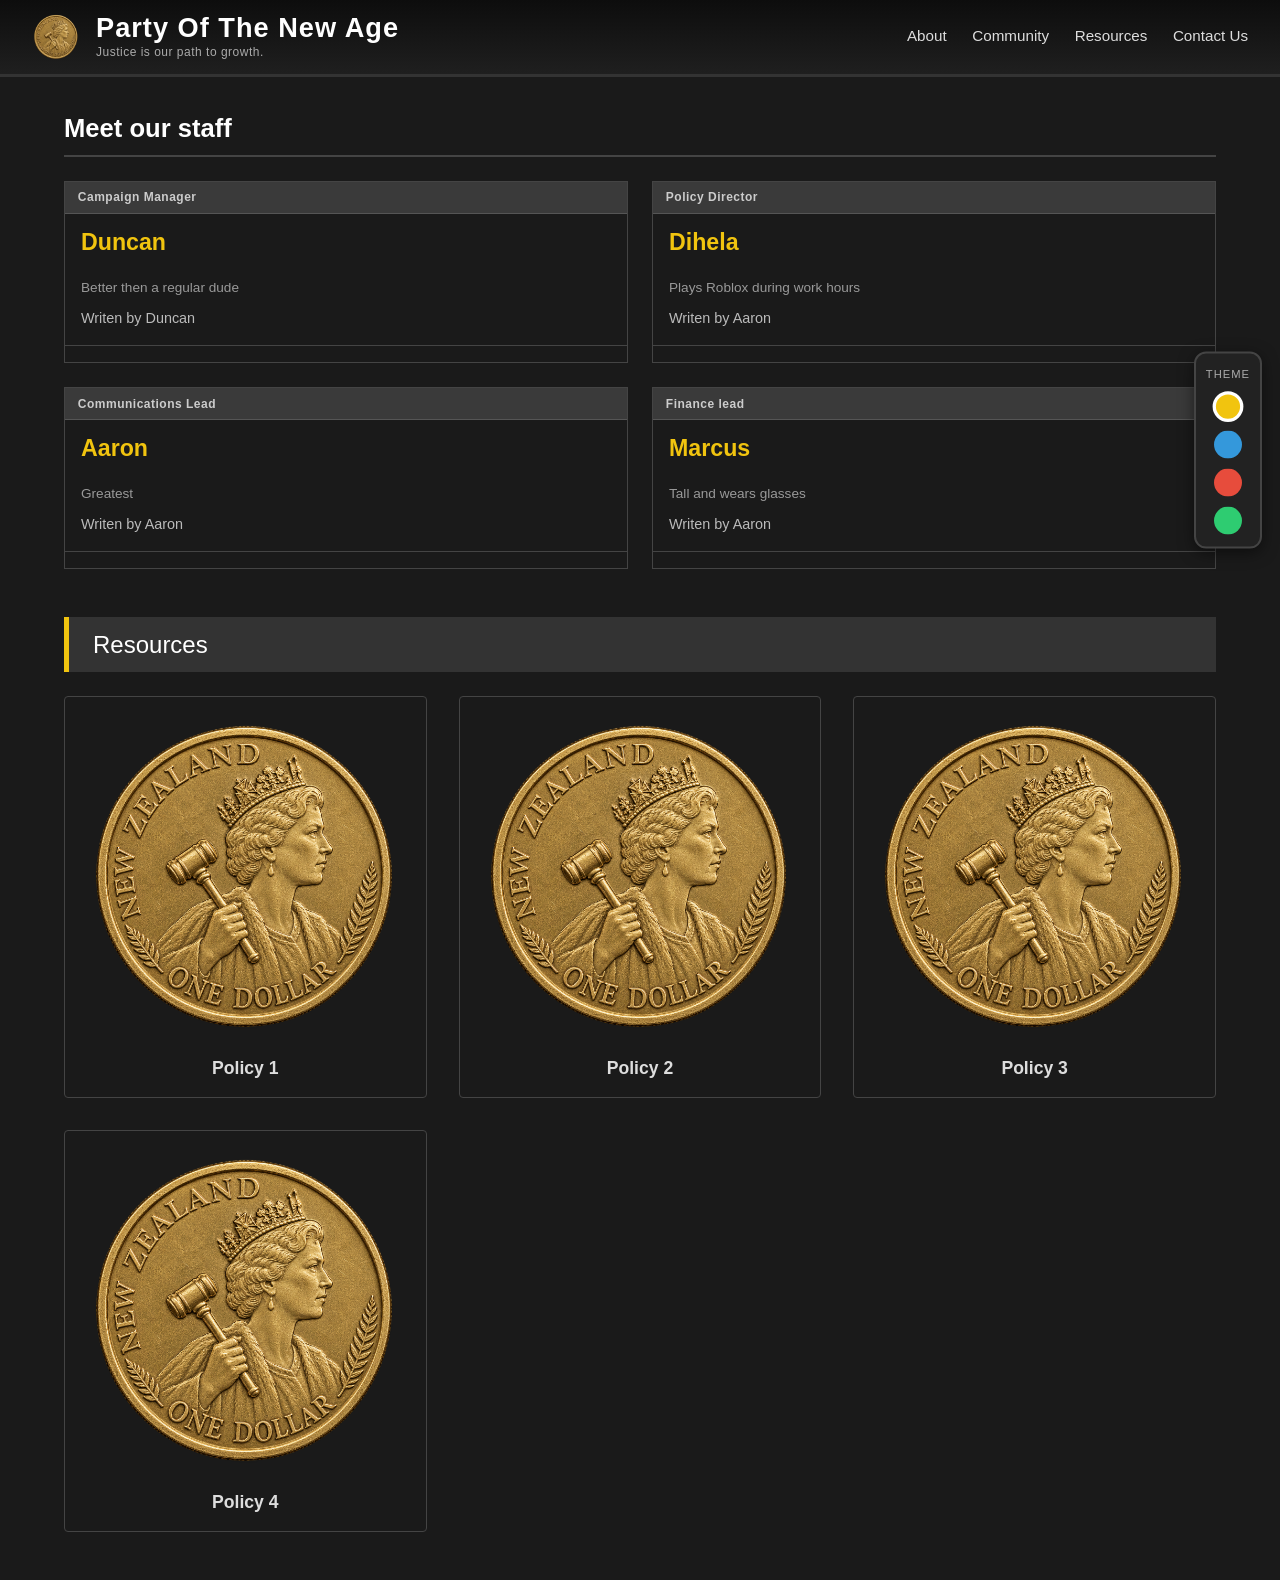
<file: index.html>
<!DOCTYPE html>
<head>
    <meta charset="UTF-8">
    <meta name="viewport" content="width=device-width, initial-scale=1.0">
    <link rel="stylesheet" href="style.css">
    <title>Party Of The New Age</title>
</head>

<body class="theme-yellow">

    <!-- Theme Switcher (fixed on the right) -->
    <div class="theme-switcher">
        <p>Theme</p>
        <button class="theme-btn active" data-theme="yellow" style="background:#f1c40f;" title="Yellow"></button>
        <button class="theme-btn" data-theme="blue" style="background:#3498db;" title="Blue"></button>
        <button class="theme-btn" data-theme="red" style="background:#e74c3c;" title="Red"></button>
        <button class="theme-btn" data-theme="green" style="background:#2ecc71;" title="Green"></button>
    </div>

    <!-- Top Header -->
    <header class="top-header">
        <div class="logo-area">
            <img src="images/Logo.png" alt="Nerdify Logo" class="logo-img">
            <div class="logo-text">
                <h1>Party Of The New Age</h1>
                <p>Justice is our path to growth.
            </div>
        </div>

        <nav class="main-nav">
            <a href="goober.html">About</a>
            <a href="goober.html">Community</a>
            <a href="goober.html">Resources</a>
            <a href="goober.html">Contact Us</a>
        </nav>
    </header>


    <!-- Features Section -->
    <section class="features">
        <div class="section-header">
            <h2>Meet our staff</h2>
            <span class="info"</span>
        </div>

        <div class="feature-grid">

            <!-- Feature Card 1 -->
            <a href="feature1.html" class="feature-card-link">
                <div class="feature-card">
                    <div class="feature-label">Campaign Manager</div>
                    <h3 class="feature-title">Duncan</h3>
                    <p class="feature-author">Better then a regular dude</p>
                    <p class="feature-desc">Writen by Duncan</p>
                    <div class="feature-footer"></div>
                </div>
            </a>
                        <a href="feature1.html" class="feature-card-link">
                <div class="feature-card">
                    <div class="feature-label">Policy Director</div>
                    <h3 class="feature-title">Dihela</h3>
                    <p class="feature-author">Plays Roblox during work hours</p>
                    <p class="feature-desc">Writen by Aaron</p>
                    <div class="feature-footer"></div>
                </div>
            </a>
                <div class="feature-card">
                    <div class="feature-label">Communications Lead</div>
                    <h3 class="feature-title">Aaron</h3>
                    <p class="feature-author">Greatest</p>
                    <p class="feature-desc">Writen by Aaron</p>
                    <div class="feature-footer"></div>
                </div>
            </a>
                        </a>
                <div class="feature-card">
                    <div class="feature-label">Finance lead</div>
                    <h3 class="feature-title">Marcus</h3>
                    <p class="feature-author">Tall and wears glasses</p>
                    <p class="feature-desc">Writen by Aaron</p>
                    <div class="feature-footer"></div>
                </div>
            </a>

        </div>
    </section>

    <!-- Resources Section -->
    <section class="topic">
        <div class="topic-title">
            <h1>Resources</h1>
        </div>
        <div class="topic-content">

            <a href="feature1.html" class="topic-card-link">
                <div class="topic-card">
                    <img src="images/Logo.png" alt="Resource 1">
                    <h2 class="topic-card-text">Policy 1</h2>
                </div>
            </a>

            <a href="feature2.html" class="topic-card-link">
                <div class="topic-card">
                    <img src="images/Logo.png" alt="Resource 2">
                    <h2 class="topic-card-text">Policy 2</h2>
                </div>
            </a>

            <a href="feature3.html" class="topic-card-link">
                <div class="topic-card">
                    <img src="images/Logo.png" alt="Nerdify Vault">
                    <h2 class="topic-card-text">Policy 3</h2>
                </div>
            </a>
                 <a href="feature4.html" class="topic-card-link">
                <div class="topic-card">
                    <img src="images/Logo.png" alt="Nerdify Vault">
                    <h2 class="topic-card-text">Policy 4</h2>
                </div>
            </a>

        </div>
    </section>

   
    

</body>
</html>
</file>
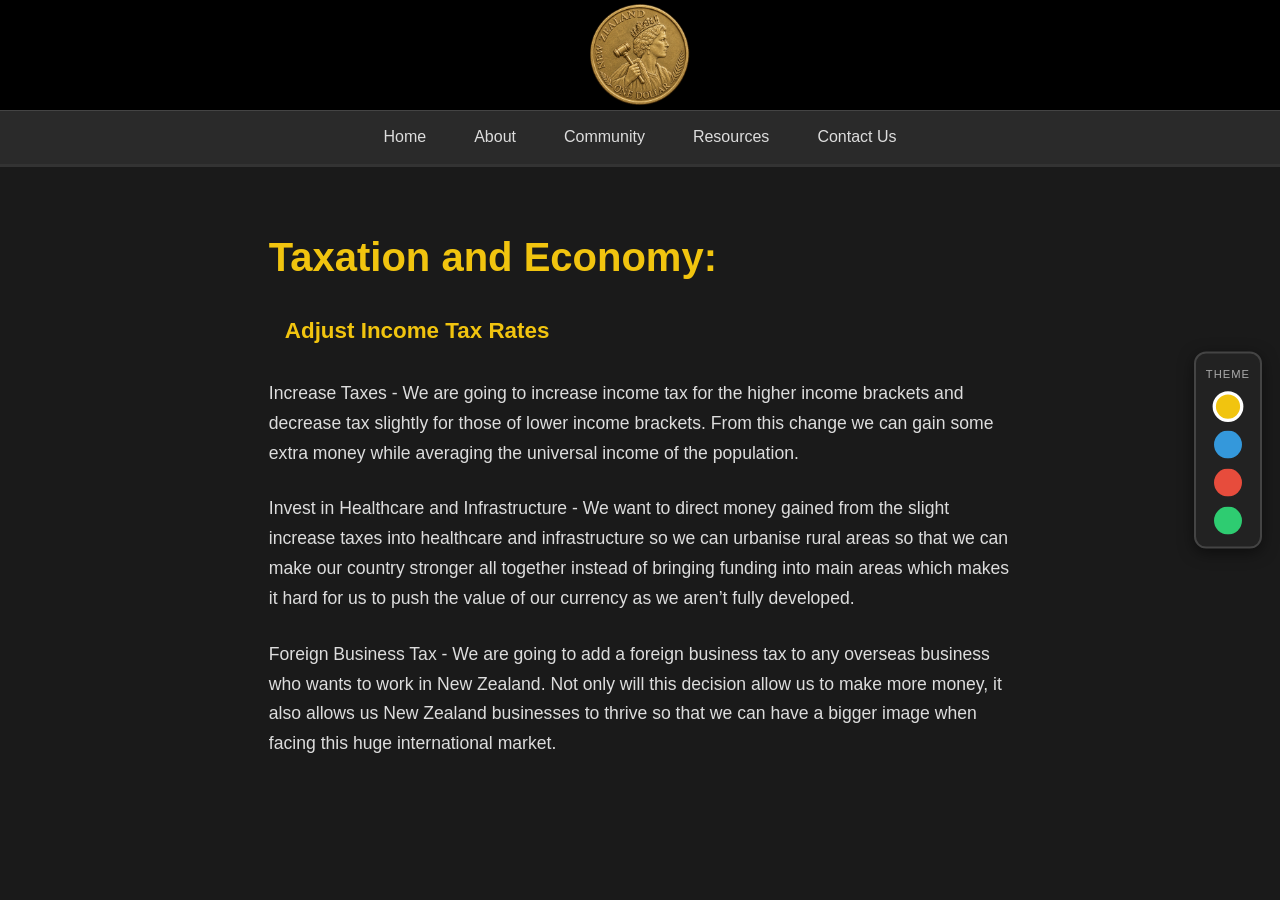
<file: feature1.html>
<!DOCTYPE html>
<html lang="en">
<head>
    <meta charset="UTF-8">
    <meta name="viewport" content="width=device-width, initial-scale=1.0">
    <link rel="stylesheet" href="style.css">
    <title>Party Of The New Age</title>
</head>
<body class="theme-yellow">

    <!-- Theme Switcher -->
    <div class="theme-switcher">
        <p>Theme</p>
        <button class="theme-btn active" data-theme="yellow" style="background:#f1c40f;" title="Yellow"></button>
        <button class="theme-btn" data-theme="blue" style="background:#3498db;" title="Blue"></button>
        <button class="theme-btn" data-theme="red" style="background:#e74c3c;" title="Red"></button>
        <button class="theme-btn" data-theme="green" style="background:#2ecc71;" title="Green"></button>
    </div>

    <!-- Header -->
    <header class="page-header">
        <div class="banner-area">
            <img src="images/Logo.png" alt="Nerdify Banner" class="banner-img">
        </div>
        <nav class="page-nav">
            <a href="index.html">Home</a>
            <a href="goober.html">About</a>
            <a href="goober.html">Community</a>
            <a href="goober.html">Resources</a>
            <a href="goober.html">Contact Us</a>
        </nav>
    </header>

    <!-- ========== MAIN CONTENT ========== -->
    <main class="page-content">
        <div class="policy-content">
            <h1 class="page-title">Taxation and Economy:</h1>
            <h2 class="feature-title">Adjust Income Tax Rates</h2>

            <p class="main-text">
                Increase Taxes - We are going to increase income tax for the higher income brackets and decrease tax slightly for those of lower income brackets. From this change we can gain some extra money while averaging the universal income of the population.
            </p>

            <p class="main-text">
                Invest in Healthcare and Infrastructure - We want to direct money gained from the slight increase taxes into healthcare and infrastructure so we can urbanise rural areas so that we can make our country stronger all together instead of bringing funding into main areas which makes it hard for us to push the value of our currency as we aren’t fully developed.
            </p>

            <p class="main-text">
                Foreign Business Tax - We are going to add a foreign business tax to any overseas business who wants to work in New Zealand. Not only will this decision allow us to make more money, it also allows us New Zealand businesses to thrive so that we can have a bigger image when facing this huge international market.
            </p>
        </div>
    </main>

    <!-- Theme script -->
    <script>
        const buttons = document.querySelectorAll('.theme-btn');
        const body = document.body;
        buttons.forEach(btn => {
            btn.addEventListener('click', () => {
                body.classList.remove('theme-yellow', 'theme-blue', 'theme-red', 'theme-green');
                body.classList.add('theme-' + btn.dataset.theme);
                buttons.forEach(b => b.classList.remove('active'));
                btn.classList.add('active');
            });
        });
    </script>
</body>
</html>
</file>
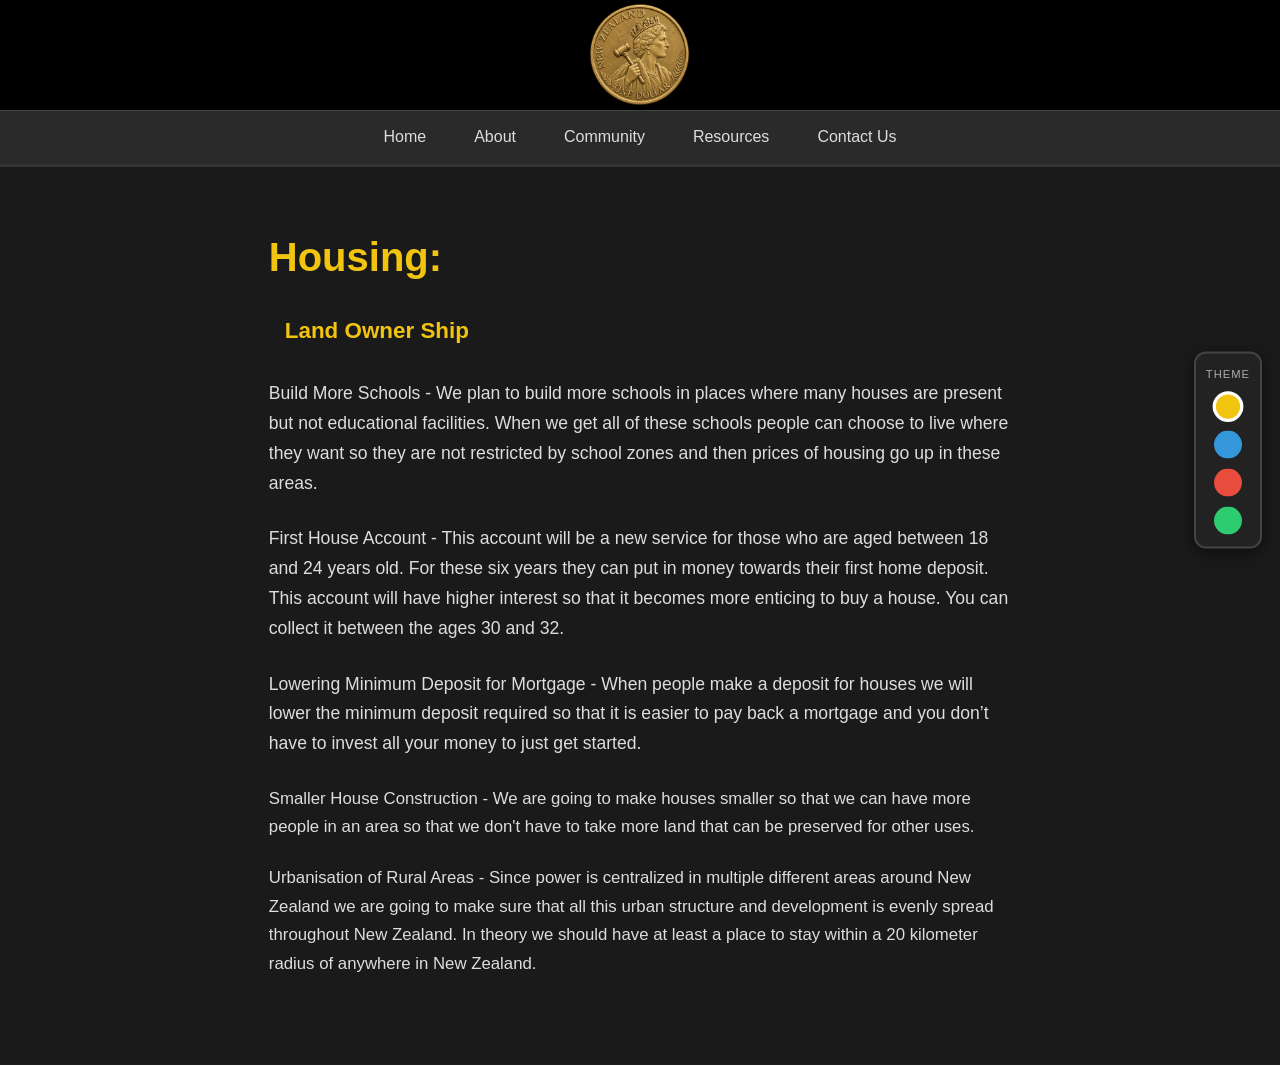
<file: feature2.html>
<!DOCTYPE html>
<html lang="en">
<head>
    <meta charset="UTF-8">
    <meta name="viewport" content="width=device-width, initial-scale=1.0">
    <link rel="stylesheet" href="style.css">
    <title>Party Of The New Age</title>
</head>
<body class="theme-yellow">

    <!-- Theme Switcher -->
    <div class="theme-switcher">
        <p>Theme</p>
        <button class="theme-btn active" data-theme="yellow" style="background:#f1c40f;" title="Yellow"></button>
        <button class="theme-btn" data-theme="blue" style="background:#3498db;" title="Blue"></button>
        <button class="theme-btn" data-theme="red" style="background:#e74c3c;" title="Red"></button>
        <button class="theme-btn" data-theme="green" style="background:#2ecc71;" title="Green"></button>
    </div>

    <!-- Header -->
    <header class="page-header">
        <div class="banner-area">
            <img src="images/Logo.png" alt="Nerdify Banner" class="banner-img">
        </div>
        <nav class="page-nav">
            <a href="index.html">Home</a>
            <a href="goober.html">About</a>
            <a href="goober.html">Community</a>
            <a href="goober.html">Resources</a>
            <a href="goober.html">Contact Us</a>
        </nav>
    </header>

    <!-- ========== MAIN CONTENT ========== -->
    <main class="page-content">
        <div class="policy-content">
            <h1 class="page-title">Housing:</h1>
            <h2 class="feature-title">Land Owner Ship</h2>

            <p class="main-text">
                Build More Schools - We plan to build more schools in places where many houses are present but not educational facilities. When we get all of these schools people can choose to live where they want so they are not restricted by school zones and then prices of housing go up in these areas.
            </p>

            <p class="main-text">
             First House Account - This account will be a new service for those who are aged between 18 and 24 years old. For these six years they can put in money towards their first home deposit. This account will have higher interest so that it becomes more enticing to buy a house. You can collect it between the ages 30 and 32.


            <p class="main-text">
              Lowering Minimum Deposit for Mortgage - When people make a deposit for houses we will lower the minimum deposit required so that it is easier to pay back a mortgage and you don’t have to invest all your money to just get started. 

            </p>

            <p>Smaller House Construction - We are going to make houses smaller so that we can have more people in an area so that we don't have to take more land that can be preserved for other uses.
</p>
            <p>Urbanisation of Rural Areas - Since power is centralized in multiple different areas around New Zealand we are going to make sure that all this urban structure and development is evenly spread throughout New Zealand. In theory we should have at least a place to stay within a 20 kilometer radius of anywhere in New Zealand.
</p>
        </div>
    </main>

    <!-- Theme script -->
    <script>
        const buttons = document.querySelectorAll('.theme-btn');
        const body = document.body;
        buttons.forEach(btn => {
            btn.addEventListener('click', () => {
                body.classList.remove('theme-yellow', 'theme-blue', 'theme-red', 'theme-green');
                body.classList.add('theme-' + btn.dataset.theme);
                buttons.forEach(b => b.classList.remove('active'));
                btn.classList.add('active');
            });
        });
    </script>
</body>
</html>
</file>
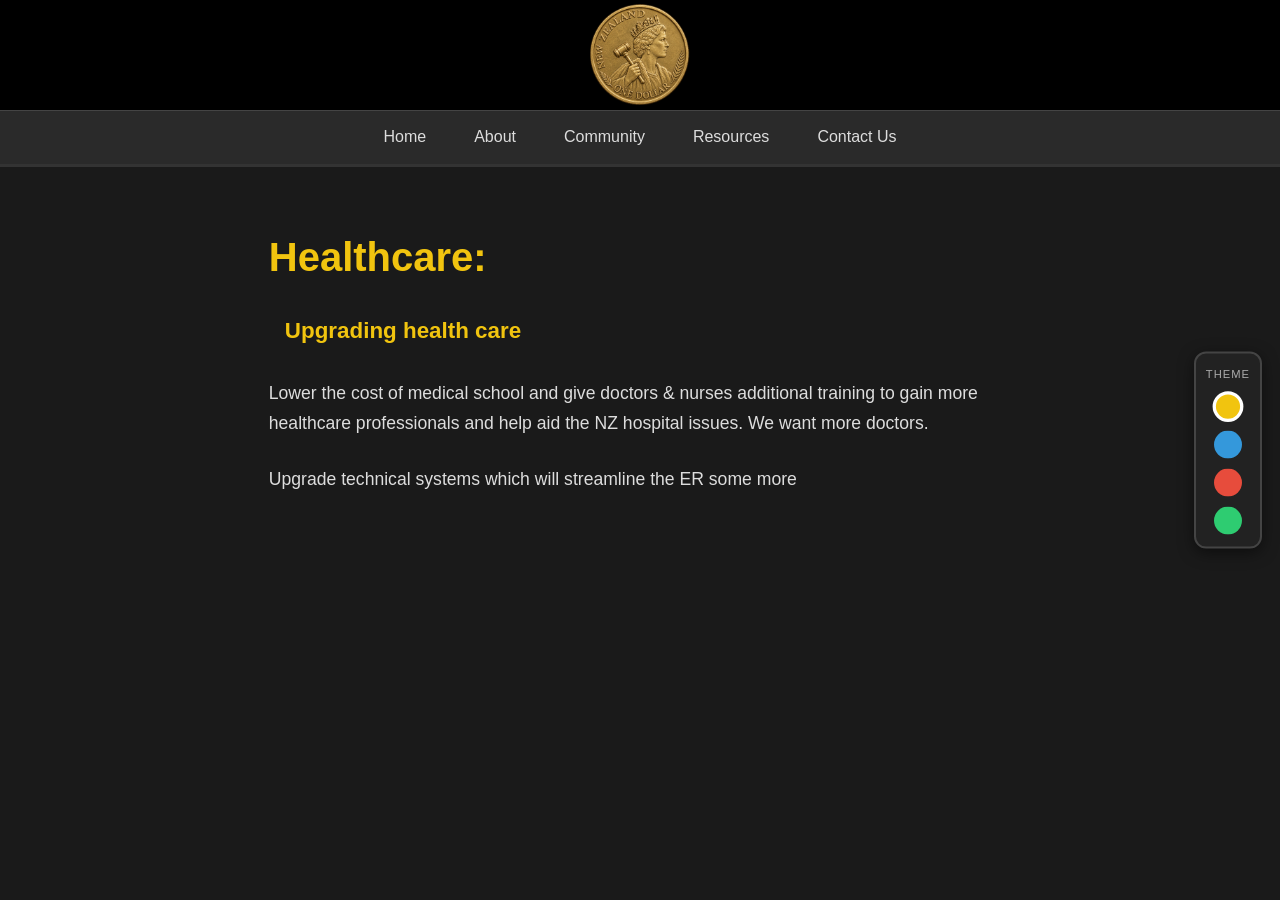
<file: feature3.html>
<!DOCTYPE html>
<html lang="en">
<head>
    <meta charset="UTF-8">
    <meta name="viewport" content="width=device-width, initial-scale=1.0">
    <link rel="stylesheet" href="style.css">
    <title>Party Of The New Age</title>
</head>
<body class="theme-yellow">

    <!-- Theme Switcher -->
    <div class="theme-switcher">
        <p>Theme</p>
        <button class="theme-btn active" data-theme="yellow" style="background:#f1c40f;" title="Yellow"></button>
        <button class="theme-btn" data-theme="blue" style="background:#3498db;" title="Blue"></button>
        <button class="theme-btn" data-theme="red" style="background:#e74c3c;" title="Red"></button>
        <button class="theme-btn" data-theme="green" style="background:#2ecc71;" title="Green"></button>
    </div>

    <!-- Header -->
    <header class="page-header">
        <div class="banner-area">
            <img src="images/Logo.png" alt="Nerdify Banner" class="banner-img">
        </div>
        <nav class="page-nav">
            <a href="index.html">Home</a>
            <a href="goober.html">About</a>
            <a href="goober.html">Community</a>
            <a href="goober.html">Resources</a>
            <a href="goober.html">Contact Us</a>
        </nav>
    </header>

    <!-- ========== MAIN CONTENT ========== -->
    <main class="page-content">
        <div class="policy-content">
            <h1 class="page-title">Healthcare:</h1>
            <h2 class="feature-title">Upgrading health care</h2>

            <p class="main-text">
              Lower the cost of medical school and give doctors & nurses additional training to gain more healthcare professionals and help aid the NZ hospital issues. We want more doctors.

            <p class="main-text">
                Upgrade technical systems which will streamline the ER some more

            <p class="main-text">
                
            </p>
        </div>
    </main>

    <!-- Theme script -->
    <script>
        const buttons = document.querySelectorAll('.theme-btn');
        const body = document.body;
        buttons.forEach(btn => {
            btn.addEventListener('click', () => {
                body.classList.remove('theme-yellow', 'theme-blue', 'theme-red', 'theme-green');
                body.classList.add('theme-' + btn.dataset.theme);
                buttons.forEach(b => b.classList.remove('active'));
                btn.classList.add('active');
            });
        });
    </script>
</body>
</html>
</file>
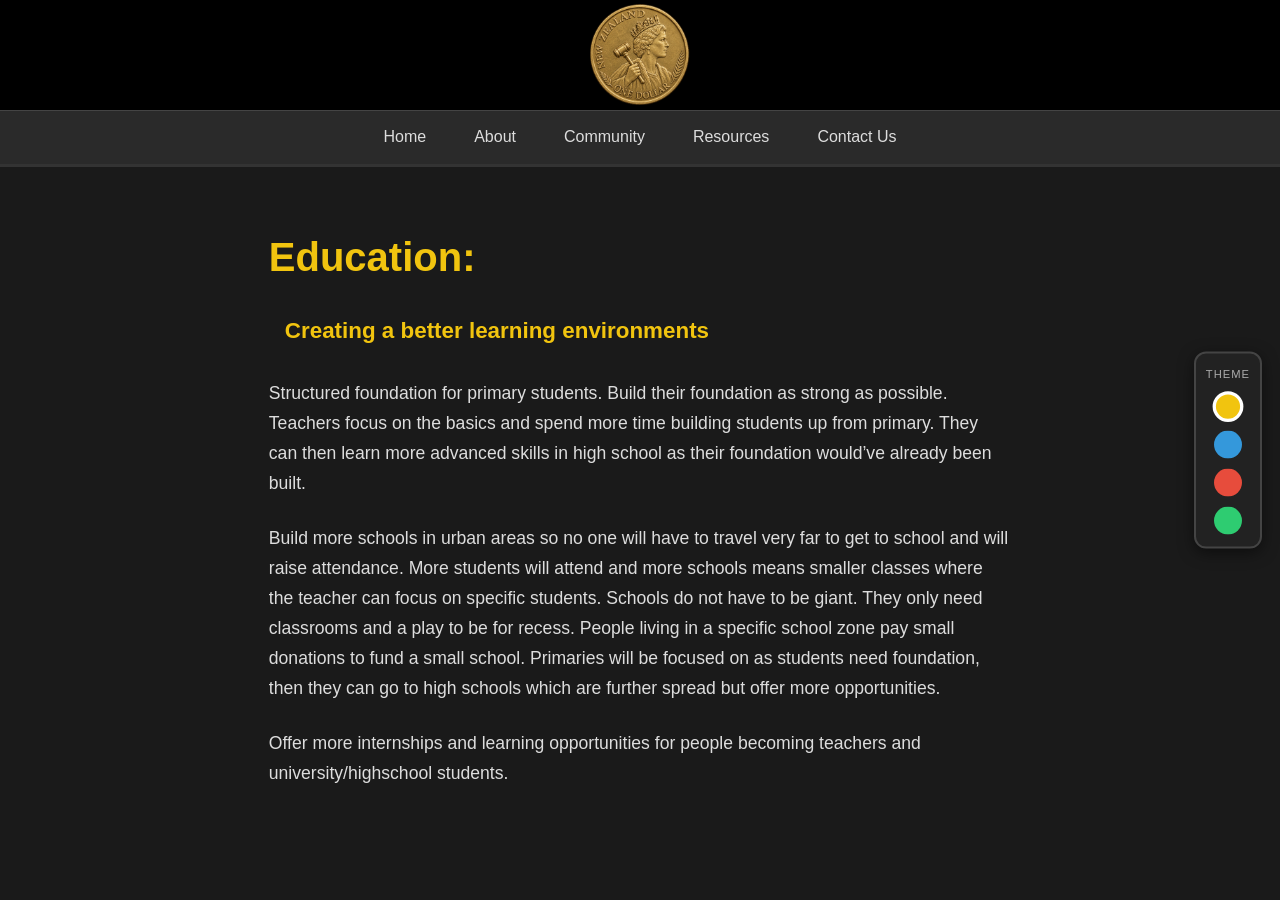
<file: feature4.html>
<!DOCTYPE html>
<html lang="en">
<head>
    <meta charset="UTF-8">
    <meta name="viewport" content="width=device-width, initial-scale=1.0">
    <link rel="stylesheet" href="style.css">
    <title>Party Of The New Age</title>
</head>
<body class="theme-yellow">

    <!-- Theme Switcher -->
    <div class="theme-switcher">
        <p>Theme</p>
        <button class="theme-btn active" data-theme="yellow" style="background:#f1c40f;" title="Yellow"></button>
        <button class="theme-btn" data-theme="blue" style="background:#3498db;" title="Blue"></button>
        <button class="theme-btn" data-theme="red" style="background:#e74c3c;" title="Red"></button>
        <button class="theme-btn" data-theme="green" style="background:#2ecc71;" title="Green"></button>
    </div>

    <!-- Header -->
    <header class="page-header">
        <div class="banner-area">
            <img src="images/Logo.png" alt="Nerdify Banner" class="banner-img">
        </div>
        <nav class="page-nav">
            <a href="index.html">Home</a>
            <a href="goober.html">About</a>
            <a href="goober.html">Community</a>
            <a href="goober.html">Resources</a>
            <a href="goober.html">Contact Us</a>
        </nav>
    </header>

    <!-- ========== MAIN CONTENT ========== -->
    <main class="page-content">
        <div class="policy-content">
            <h1 class="page-title">Education:</h1>
            <h2 class="feature-title">Creating a better learning environments</h2>

            <p class="main-text">
              Structured foundation for primary students. Build their foundation as strong as possible. Teachers focus on the basics and spend more time building students up from primary. They can then learn more advanced skills in high school as their foundation would’ve already been built. 

            <p class="main-text">
                Build more schools in urban areas so no one will have to travel very far to get to school and will raise attendance. More students will attend and more schools means smaller classes where the teacher can focus on specific students. Schools do not have to be giant. They only need classrooms and a play to be for recess. People living in a specific school zone pay small donations to fund a small school. Primaries will be focused on as students need foundation, then they can go to high schools which are further spread but offer more opportunities.


            <p class="main-text">
              Offer more internships and learning opportunities for people becoming teachers and university/highschool students.

              <p class="main-text">
                
            </p>
        </div>
    </main>

    <!-- Theme script -->
    <script>
        const buttons = document.querySelectorAll('.theme-btn');
        const body = document.body;
        buttons.forEach(btn => {
            btn.addEventListener('click', () => {
                body.classList.remove('theme-yellow', 'theme-blue', 'theme-red', 'theme-green');
                body.classList.add('theme-' + btn.dataset.theme);
                buttons.forEach(b => b.classList.remove('active'));
                btn.classList.add('active');
            });
        });
    </script>
</body>
</html>
</file>
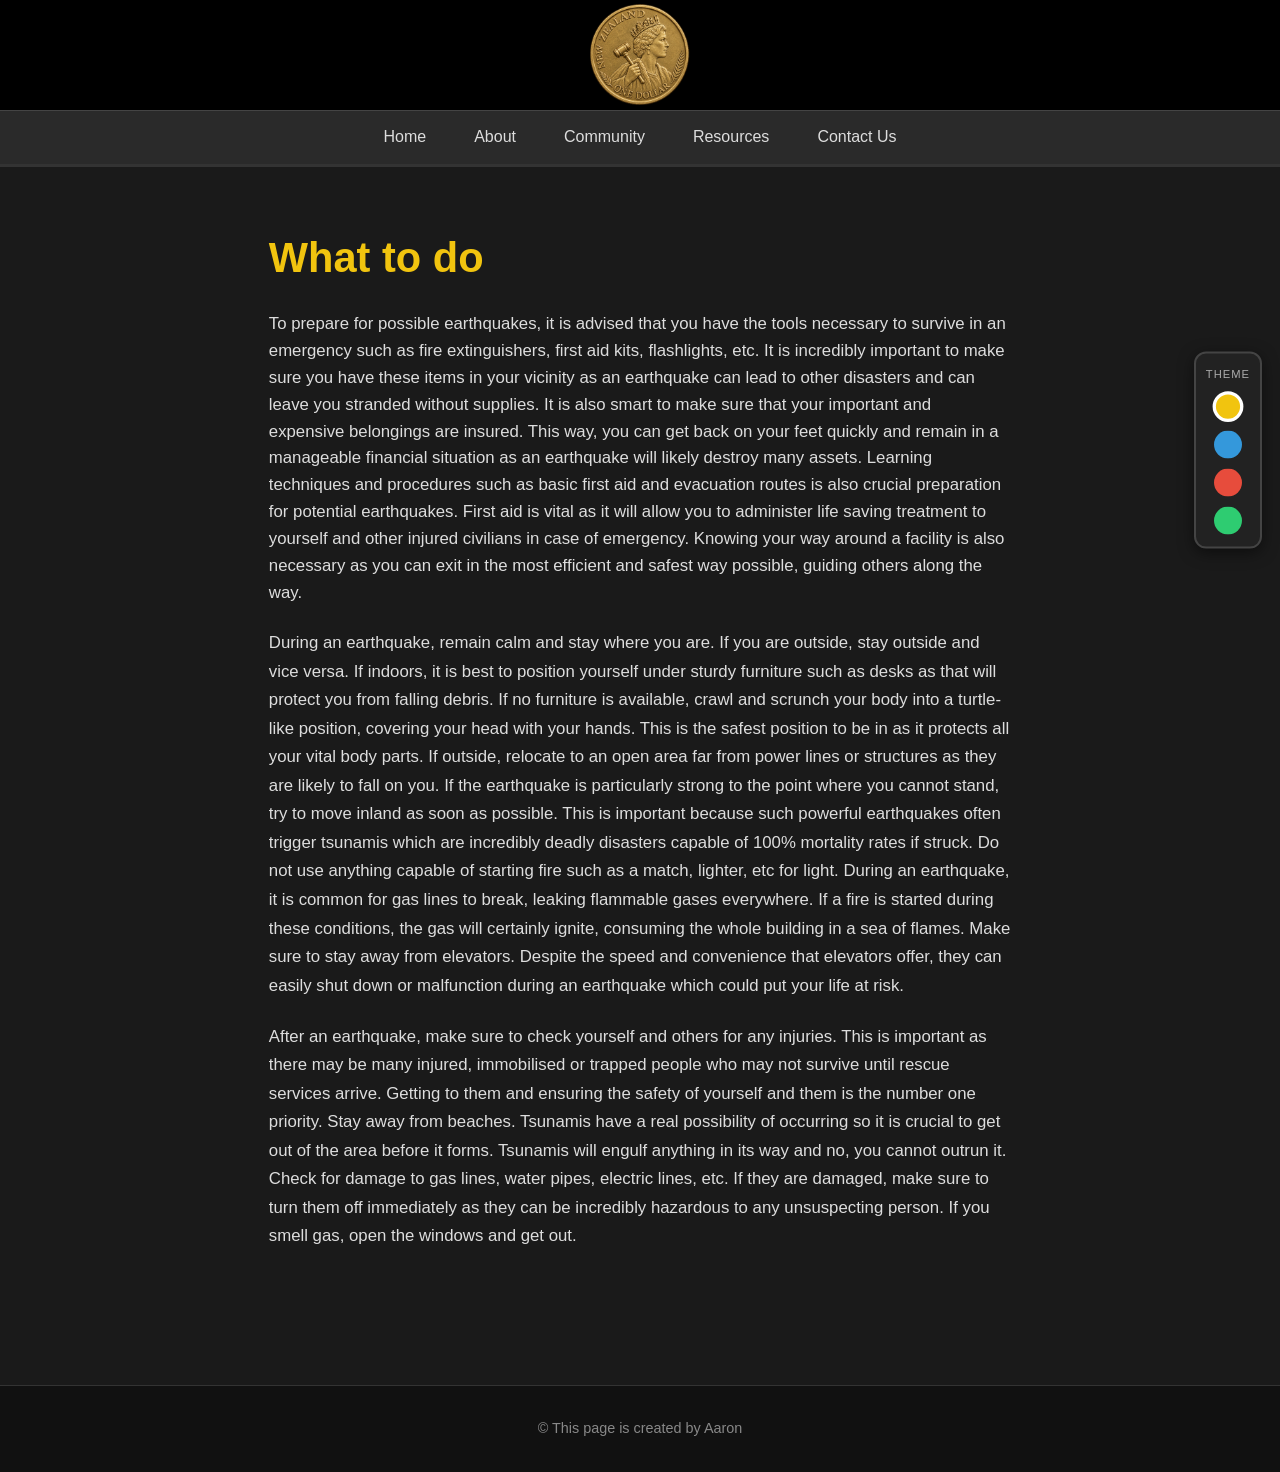
<file: gay.html>
<!DOCTYPE html>
<html lang="en">

<head>
    <meta charset="UTF-8">
    <meta name="viewport" content="width=device-width, initial-scale=1.0">
    <link rel="stylesheet" href="style.css">
    <title>Why are you looking here. Like pay attention big dawg I see you James.</title>
</head>

<body class="theme-yellow">

    <!-- Theme Switcher -->
    <div class="theme-switcher">
        <p>Theme</p>
        <button class="theme-btn active" data-theme="yellow" style="background:#f1c40f;" title="Yellow"></button>
        <button class="theme-btn" data-theme="blue" style="background:#3498db;" title="Blue"></button>
        <button class="theme-btn" data-theme="red" style="background:#e74c3c;" title="Red"></button>
        <button class="theme-btn" data-theme="green" style="background:#2ecc71;" title="Green"></button>
    </div>

    <!-- Header -->
    <header class="page-header">
        <div class="banner-area">
            <img src="images/Logo.png" alt="Nerdify Banner" class="banner-img">
        </div>

        <nav class="page-nav">
            <a href="index.html">Home</a>
            <a href="goober.html">About</a>
            <a href="goober.html">Community</a>
            <a href="goober.html">Resources</a>
            <a href="goober.html">Contact Us</a>
        </nav>
    </header>

    <!-- ========== MAIN CONTENT ========== -->
    <main class="page-content">

        <!-- Page Title -->
        <h1 class="page-title">What to do</h1>

        <!-- Intro text -->
        <p class="page-intro">
            To prepare for possible earthquakes, it is advised that you have the tools necessary to survive in an emergency such as fire extinguishers, first aid kits, flashlights, etc. It is incredibly important to make sure you have these items in your vicinity as an earthquake can lead to other disasters and can leave you stranded without supplies. 

It is also smart to make sure that your important and expensive belongings are insured. This way, you can get back on your feet quickly and remain in a manageable financial situation as an earthquake will likely destroy many assets.

Learning techniques and procedures such as basic first aid and evacuation routes is also crucial preparation for potential earthquakes. First aid is vital as it will allow you to administer life saving treatment to yourself and other injured civilians in case of emergency. Knowing your way around a facility is also necessary as you can exit in the most efficient and safest way possible, guiding others along the way.


        </p>
        <p>During an earthquake, remain calm and stay where you are. If you are outside, stay outside and vice versa. If indoors, it is best to position yourself under sturdy furniture such as desks as that will protect you from falling debris. If no furniture is available, crawl and scrunch your body into a turtle-like position, covering your head with your hands. This is the safest position to be in as it protects all your vital body parts. If outside, relocate to an open area far from power lines or structures as they are likely to fall on you. If the earthquake is particularly strong to the point where you cannot stand, try to move inland as soon as possible. This is important because such powerful earthquakes often trigger tsunamis which are incredibly deadly disasters capable of 100% mortality rates if struck.

Do not use anything capable of starting fire such as a match, lighter, etc for light. During an earthquake, it is common for gas lines to break, leaking flammable gases everywhere. If a fire is started during these conditions, the gas will certainly ignite, consuming the whole building in a sea of flames.
	
Make sure to stay away from elevators. Despite the speed and convenience that elevators offer, they can easily shut down or malfunction during an earthquake which could put your life at risk.
</p>
<p>After an earthquake, make sure to check yourself and others for any injuries. This is important as there may be many injured, immobilised or trapped people who may not survive until rescue services arrive. Getting to them and ensuring the safety of yourself and them is the number one priority.

Stay away from beaches. Tsunamis have a real possibility of occurring so it is crucial to get out of the area before it forms. Tsunamis will engulf anything in its way and no, you cannot outrun it. 

Check for damage to gas lines, water pipes, electric lines, etc. If they are damaged, make sure to turn them off immediately as they can be incredibly hazardous to any unsuspecting person. If you smell gas, open the windows and get out. 
</p>
        <!-- Section -->

    </main>

    <!-- Footer -->
    <footer class="footer">
        <p>&copy; This page is created by Aaron</p>
    </footer>

    <script>
        const buttons = document.querySelectorAll('.theme-btn');
        const body = document.body;

        buttons.forEach(btn => {
            btn.addEventListener('click', () => {
                body.classList.remove('theme-yellow', 'theme-blue', 'theme-red', 'theme-green');
                body.classList.add('theme-' + btn.dataset.theme);
                buttons.forEach(b => b.classList.remove('active'));
                btn.classList.add('active');
            });
        });
    </script>

</body>
</html>
</file>
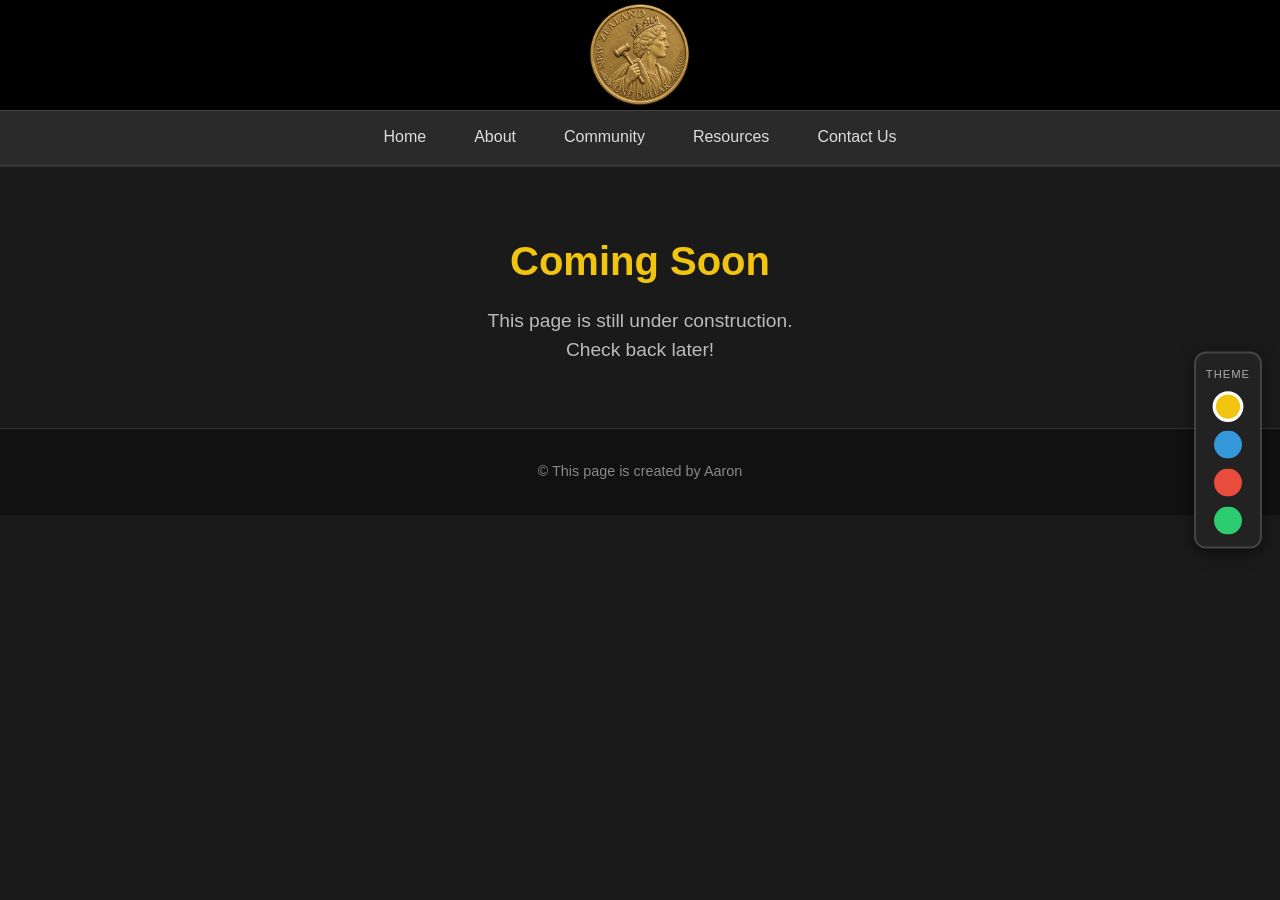
<file: goober.html>
<!DOCTYPE html>
<html lang="en">

<head>
    <meta charset="UTF-8">
    <meta name="viewport" content="width=device-width, initial-scale=1.0">
    <link rel="stylesheet" href="style.css">
    <title>Coming Soon</title>
</head>

<body class="theme-yellow">

    <!-- Theme Switcher -->
    <div class="theme-switcher">
        <p>Theme</p>
        <button class="theme-btn active" data-theme="yellow" style="background:#f1c40f;" title="Yellow"></button>
        <button class="theme-btn" data-theme="blue" style="background:#3498db;" title="Blue"></button>
        <button class="theme-btn" data-theme="red" style="background:#e74c3c;" title="Red"></button>
        <button class="theme-btn" data-theme="green" style="background:#2ecc71;" title="Green"></button>
    </div>

    <!-- Header with Banner -->
    <header class="page-header">
        <div class="banner-area">
            <img src="images/Logo.png" alt="Nerdify Banner" class="banner-img">
        </div>

        <nav class="page-nav">
            <a href="index.html">Home</a>
            <a href="goober.html">About</a>
            <a href="goober.html">Community</a>
            <a href="goober.html">Resources</a>
            <a href="goober.html">Contact Us</a>
        </nav>
    </header>

    <!-- Main Content -->
    <main style="max-width: 800px; margin: 4rem auto; text-align: center; padding: 0 1.5rem;">
        <h1 style="font-size: 2.5rem; color: var(--accent); margin-bottom: 1rem;">Coming Soon</h1>
        <p style="font-size: 1.2rem; color: #bbb;">
            This page is still under construction.<br>
            Check back later!
        </p>
    </main>

    <footer class="footer">
        <p>&copy; This page is created by Aaron</p>
    </footer>

    <script>
        const buttons = document.querySelectorAll('.theme-btn');
        const body = document.body;

        buttons.forEach(btn => {
            btn.addEventListener('click', () => {
                body.classList.remove('theme-yellow', 'theme-blue', 'theme-red', 'theme-green');
                body.classList.add('theme-' + btn.dataset.theme);
                buttons.forEach(b => b.classList.remove('active'));
                btn.classList.add('active');
            });
        });
    </script>

</body>
</html>
</file>
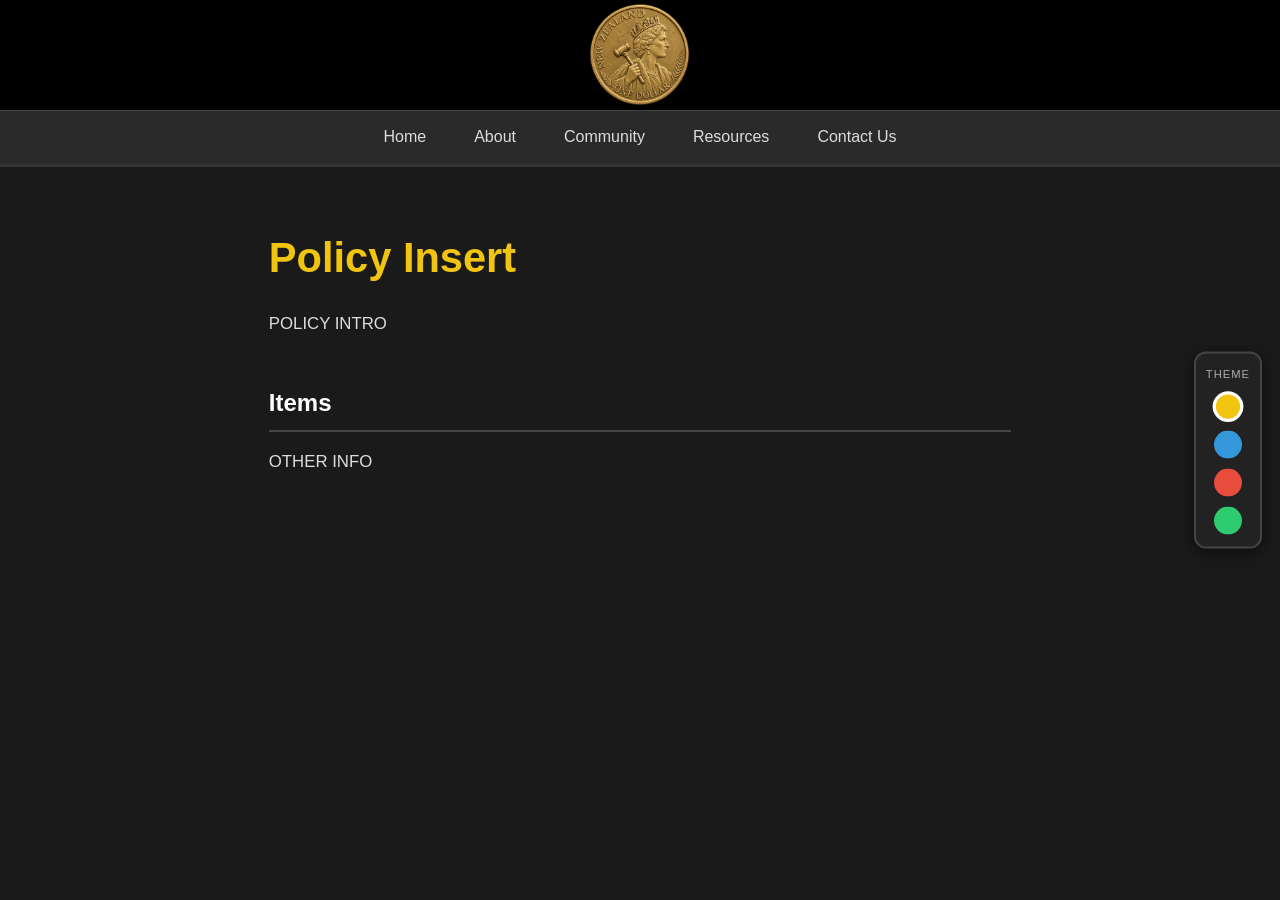
<file: v.html>
<!DOCTYPE html>
<html lang="en">

<head>
    <meta charset="UTF-8">
    <meta name="viewport" content="width=device-width, initial-scale=1.0">
    <link rel="stylesheet" href="style.css">
    <title>Party Of The New Age</title>
</head>

<body class="theme-yellow">

    <!-- Theme Switcher -->
    <div class="theme-switcher">
        <p>Theme</p>
        <button class="theme-btn active" data-theme="yellow" style="background:#f1c40f;" title="Yellow"></button>
        <button class="theme-btn" data-theme="blue" style="background:#3498db;" title="Blue"></button>
        <button class="theme-btn" data-theme="red" style="background:#e74c3c;" title="Red"></button>
        <button class="theme-btn" data-theme="green" style="background:#2ecc71;" title="Green"></button>
    </div>

    <!-- Header -->
    <header class="page-header">
        <div class="banner-area">
            <img src="images/Logo.png" alt="Nerdify Banner" class="banner-img">
        </div>

        <nav class="page-nav">
            <a href="index.html">Home</a>
            <a href="goober.html">About</a>
            <a href="goober.html">Community</a>
            <a href="goober.html">Resources</a>
            <a href="goober.html">Contact Us</a>
        </nav>
    </header>

    <!-- Main Content -->
    <main class="page-content">

        <h1 class="page-title">Policy Insert</h1>
        <p class="page-intro">
            POLICY INTRO
        </p>

        <!-- ========== ITEMS ========== -->
        <h2 class="page-heading">Items</h2>
        <p>
            OTHER INFO
        </p>

        

    <script>
        const buttons = document.querySelectorAll('.theme-btn');
        const body = document.body;

        buttons.forEach(btn => {
            btn.addEventListener('click', () => {
                body.classList.remove('theme-yellow', 'theme-blue', 'theme-red', 'theme-green');
                body.classList.add('theme-' + btn.dataset.theme);
                buttons.forEach(b => b.classList.remove('active'));
                btn.classList.add('active');
            });
        });
    </script>

</body>
</html>
</file>
<file: style.css>
/* ========== CSS VARIABLES (themes) ========== */
:root {
    --accent: #c10000;
    --accent-dark: #c10000be; 
    --bg: #1a1a1a;
    --card-bg: ;
    --header-bg: #111;
}
body.theme-yellow {
    --accent: #f1c40f;
    --accent-dark: #d4ac0d;
}
body.theme-blue {
    --accent: #3498db;
    --accent-dark: #2980b9;
}
body.theme-red {
    --accent: #FF0000;
    --accent-dark: #8B0000;
}
body.theme-green {
    --accent: #2ecc71;
    --accent-dark: #27ae60;
}

/* ========== RESET ========== */
* {
    margin: 0;
    padding: 0;
    box-sizing: border-box;
}
body, html {
    font-family: Arial, Helvetica, sans-serif;
    background-color: var(--bg);
    color: #e0e0e0;
    line-height: 1.5;
}
img {
    width: 100%;
    display: block;
}
a {
    color: var(--accent);
    text-decoration: none;
}
a:hover {
    text-decoration: underline;
}

/* ========== THEME SWITCHER ========== */
.theme-switcher {
    position: fixed;
    right: 18px;
    top: 50%;
    transform: translateY(-50%);
    background: #222;
    border: 2px solid #444;
    border-radius: 12px;
    padding: 12px 10px;
    display: flex;
    flex-direction: column;
    align-items: center;
    gap: 10px;
    z-index: 1000;
    box-shadow: 0 4px 15px rgba(0,0,0,0.5);
}
.theme-switcher p {
    font-size: 0.7rem;
    color: #aaa;
    letter-spacing: 1px;
    text-transform: uppercase;
}
.theme-btn {
    width: 28px;
    height: 28px;
    border-radius: 50%;
    border: 3px solid transparent;
    cursor: pointer;
    transition: transform 0.15s, border-color 0.15s;
}
.theme-btn:hover {
    transform: scale(1.15);
}
.theme-btn.active {
    border-color: white;
    transform: scale(1.1);
}

/* ========== TOP HEADER ========== */
.top-header {
    background: linear-gradient(to bottom, #0d0d0d, #1f1f1f);
    padding: 1rem 2rem;
    display: flex;
    justify-content: space-between;
    align-items: center;
    border-bottom: 3px solid #333;
}
.top-header {
    background: linear-gradient(to bottom, #0d0d0d, #1f1f1f);
    padding: 0.8rem 2rem;
    display: flex;
    justify-content: space-between;
    align-items: center;
    border-bottom: 3px solid #333;
    gap: 2rem;
}

/* Logo */
.logo-area {
    display: flex;
    align-items: center;
    gap: 1rem;
    flex-shrink: 0;
}
.logo-img {
    height: 48px;
    width: auto;
    max-width: 48px;
    display: block;
    object-fit: contain;
}
.logo-text h1 {
    font-size: 1.7rem;
    color: #fff;
    letter-spacing: 1px;
    margin: 0;
    line-height: 1.1;
}
.logo-text p {
    font-size: 0.75rem;
    color: #aaa;
    margin: 0;
    letter-spacing: 0.5px;
}

/* Navigation */
.main-nav {
    display: flex;
    gap: 1.8rem;
    flex-wrap: nowrap;
}
.main-nav a {
    color: #ddd;
    font-size: 0.95rem;
    font-weight: 500;
    white-space: nowrap;
    text-decoration: none;
}
.main-nav a:hover {
    color: var(--accent);
}
.main-nav {
    display: flex;
    gap: 1.6rem;
}
.main-nav a {
    color: #ddd;
    font-size: 0.95rem;
    font-weight: 500;
}
.main-nav a:hover {
    color: var(--accent);
}

/* ========== CLASSIFIED BANNER ========== */
.classified-banner {
    display: flex;
    gap: 2rem;
    padding: 2rem;
    background: #222;
    border-bottom: 1px solid #333;
    max-width: 1200px;
    margin: 0 auto;
}

/* ========== CLASSIFIED BOX ========== */
.classified-box {
    flex: 2;
    background-color: #d0d0d0;
    background-image: url('images/pain.png');
    background-size: 370px auto;
    background-repeat: no-repeat;
    background-position: center center;
    padding: 1.5rem 2rem;
    text-align: center;
    border: 4px solid #111;
    min-height: 220px;
    display: flex;
    flex-direction: column;
    justify-content: center;
}
.classified-box .warning {
    font-size: 0.75rem;
    letter-spacing: 1px;
    font-weight: bold;
    color: var(--accent);
    text-shadow:
        -2px -2px 0 #000,
         2px -2px 0 #000,
        -2px  2px 0 #000,
         2px  2px 0 #000,
        -2px  0   0 #000,
         2px  0   0 #000,
         0   -2px 0 #000,
         0    2px 0 #000;
}
.classified-box .classified {
    font-size: 3.2rem;
    letter-spacing: 8px;
    margin: 0.3rem 0;
    font-weight: 900;
    color: var(--accent);
    text-shadow:
        -2px -2px 0 #000,
         2px -2px 0 #000,
        -2px  2px 0 #000,
         2px  2px 0 #000,
        -2px  0   0 #000,
         2px  0   0 #000,
         0   -2px 0 #000,
         0    2px 0 #000;
}
.get-started {
    flex: 1;
    background: #2a2a2a;
    padding: 1.5rem;
    border: 1px solid #444;
}
.get-started h3 {
    color: #fff;
    margin-bottom: 0.5rem;
    font-size: 1.1rem;
}
.get-started p {
    font-size: 0.9rem;
    margin-bottom: 1.2rem;
    color: #ccc;
}

/* ========== FEATURES SECTION ========== */
.features {
    max-width: 1200px;
    margin: 2rem auto;
    padding: 0 1.5rem;
}
.section-header {
    display: flex;
    justify-content: space-between;
    align-items: center;
    border-bottom: 2px solid #444;
    padding-bottom: 0.5rem;
    margin-bottom: 1.5rem;
}
.section-header h2 {
    font-size: 1.6rem;
    color: #fff;
}
.section-header .info {
    font-size: 0.85rem;
    color: #888;
}
.feature-grid {
    display: grid;
    grid-template-columns: repeat(2, 1fr);
    gap: 1.5rem;
}
.feature-card {
    background: var(--card-bg);
    border: 1px solid #444;
    display: flex;
    flex-direction: column;
}
.feature-label {
    background: #3a3a3a;
    color: #ccc;
    font-size: 0.75rem;
    padding: 0.4rem 0.8rem;
    border-bottom: 1px solid #555;
    font-weight: bold;
    letter-spacing: 0.5px;
}
.feature-title {
    color: var(--accent);
    font-size: 1.25rem;
    padding: 0.8rem 1rem 0.3rem;
    line-height: 1.3;
}
.feature-author {
    color: #999;
    font-size: 0.85rem;
    padding: 0 1rem 0.6rem;
}
.feature-desc {
    color: #bbb;
    font-size: 0.9rem;
    padding: 0 1rem 1rem;
    flex-grow: 1;
}
.feature-footer {
    text-align: right;
    padding: 0.5rem 1rem;
    font-size: 0.8rem;
    color: #888;
    border-top: 1px solid #444;
}

/* ========== RESOURCES SECTION ========== */
.topic {
    max-width: 1200px;
    margin: 3rem auto;
    padding: 0 1.5rem;
}
.topic-title {
    background: #333;
    color: white;
    padding: 0.6rem 1.5rem;
    margin-bottom: 1.5rem;
    border-left: 5px solid var(--accent);
}
.topic-title h1 {
    font-size: 1.5rem;
    font-weight: normal;
}
.topic-content {
    display: grid;
    grid-template-columns: repeat(3, 1fr);
    gap: 2rem;
}
.topic-card {
    background: var(--card-bg);
    border: 1px solid #444;
    padding: 1rem;
    border-radius: 4px;
    transition: border-color 0.2s;
}
.topic-card:hover {
    border-color: var(--accent);
}
.topic-card img {
    border-radius: 3px;
    margin-bottom: 0.8rem;
}
.topic-card-text {
    font-size: 1.1rem;
    text-align: center;
    color: #ddd;
}

/* ========== FOOTER ========== */
.footer {
    background: #111;
    color: #888;
    text-align: center;
    padding: 2rem;
    margin-top: 3rem;
    border-top: 1px solid #333;
    font-size: 0.9rem;
}

/* ========== RESPONSIVE ========== */
@media (max-width: 900px) {
    .classified-banner {
        flex-direction: column;
    }
    .feature-grid {
        grid-template-columns: 1fr;
    }
    .topic-content {
        grid-template-columns: 1fr;
    }
    .top-header {
        flex-direction: column;
        gap: 1rem;
    }
    .theme-switcher {
        right: 10px;
        top: auto;
        bottom: 20px;
        transform: none;
        flex-direction: row;
        padding: 8px 12px;
    }
    .theme-switcher p {
        display: none;
    }
}

/* ========== PAGE HEADER ========== */
.page-header {
    background: #111;
    border-bottom: 3px solid #333;
}
.banner-area {
    width: 100%;
    background: #000;
    display: flex;
    justify-content: center;
    align-items: center;
    line-height: 0;
}
.banner-img {
    height: 160px;
    width: auto;
    max-width: 100%;
    display: block;
    object-fit: contain;
}

/* Centered navigation bar */
.page-nav {
    display: flex;
    justify-content: center;
    gap: 3rem;
    padding: 0.9rem 1rem;
    background: #2a2a2a;
    border-top: 1px solid #444;
}
.page-nav a {
    color: #ddd;
    font-size: 1rem;
    font-weight: 500;
    text-decoration: none;
    white-space: nowrap;
}
.page-nav a:hover {
    color: var(--accent);
}
.banner-img {
    max-height: 110px;
    width: auto;
    max-width: 90%;
    display: block;
    object-fit: contain;
}

/* ========== FEATURE CARDS ========== */
.feature-card {
    background: var(--card-bg);
    border: 1px solid #444;
    display: flex;
    flex-direction: column;
    transition: background-color 0.3s ease, border-color 0.3s ease;
    cursor: pointer;
}
.feature-card:hover {
    background-color: var(--accent);
    border-color: var(--accent);
}
.feature-card:hover .feature-title,
.feature-card:hover .feature-author,
.feature-card:hover .feature-desc,
.feature-card:hover .feature-footer {
    color: #111;
    transition: color 0.3s ease;
}
a.feature-card-link {
    text-decoration: none;
    color: inherit;
    display: block;
}

/* ========== RESOURCE CARDS ========== */
.topic-card {
    background: var(--card-bg);
    border: 1px solid #444;
    padding: 1rem;
    border-radius: 4px;
    transition: background-color 0.3s ease, border-color 0.3s ease;
    cursor: pointer;
}
.topic-card:hover {
    background-color: var(--accent);
    border-color: var(--accent);
}
.topic-card:hover .topic-card-text {
    color: #111;
    transition: color 0.3s ease;
}
.topic-card img {
    transition: none;
}
a.topic-card-link {
    text-decoration: none;
    color: inherit;
    display: block;
}

/* ========== PAGE CONTENT LAYOUT ========== */
.page-content {
    max-width: 800px;
    margin: 0 auto;
    padding: 3.5rem 1.8rem 4rem;
    line-height: 1.7;
}
.page-title {
    font-size: 2.4rem;
    color: var(--accent);
    margin-bottom: 1.2rem;
    font-weight: 700;
}
.page-intro {
    font-size: 1.15rem;
    color: #ccc;
    margin-bottom: 2.8rem;
    line-height: 1.6;
}
.page-heading {
    font-size: 1.5rem;
    color: #fff;
    margin-top: 2.8rem;
    margin-bottom: 1rem;
    padding-bottom: 0.4rem;
    border-bottom: 2px solid #444;
}
.page-content p {
    margin-bottom: 1.4rem;
    color: #ddd;
    font-size: 1.05rem;
}
.page-list {
    margin: 1.2rem 0 1.8rem 1.5rem;
    color: #ddd;
}
.page-list li {
    margin-bottom: 0.5rem;
}

/* ====================================================== */
/* ========== NEW LAYOUT FOR THIS CHARACTER PAGE ========== */
/* ====================================================== */

.content-layout {
    display: flex;
    justify-content: space-between;
    align-items: flex-start;
    gap: 3.5rem;
    max-width: 1100px;
    margin: 0 auto;
}

.text-column {
    flex: 1;
    max-width: 520px;
}

.page-title {
    font-size: 2.6rem;
    color: var(--accent);
    margin: 0 0 1.1rem 0;
    font-weight: 700;
}

.feature-title {
    font-size: 1.45rem;
    color: var(--accent);
    margin: 0 0 1rem 0;
    font-weight: 600;
}

.main-text {
    margin: 0;
    font-size: 1.08rem;
    line-height: 1.65;
    color: #ddd;
}

.image-column {
    flex-shrink: 0;
    width: 320px;
    text-align: center;
}

.feature-img {
    width: 100%;
    border-radius: 6px;
}

.feature-note {
    margin-top: 0.7rem;
    font-size: 0.9rem;
    color: #aaa;
}

/* Mobile for the new layout */
@media (max-width: 800px) {
    .content-layout {
        flex-direction: column;
        gap: 2rem;
    }
    
    .image-column {
        width: 100%;
        max-width: 400px;
    }
}
/* ========== POLICY / TEXT-ONLY PAGE ========== */
.policy-content {
    max-width: 780px;
    margin: 0 auto;
    text-align: left;
}

.policy-content .page-title {
    font-size: 2.5rem;
    color: var(--accent);
    margin-bottom: 0.8rem;
    font-weight: 700;
}

.policy-content .feature-title {
    font-size: 1.4rem;
    color: var(--accent);
    margin-bottom: 1.8rem;
    font-weight: 600;
}

.policy-content .main-text {
    font-size: 1.1rem;
    line-height: 1.7;
    color: #ddd;
    margin-bottom: 1.6rem;
}
</file>
